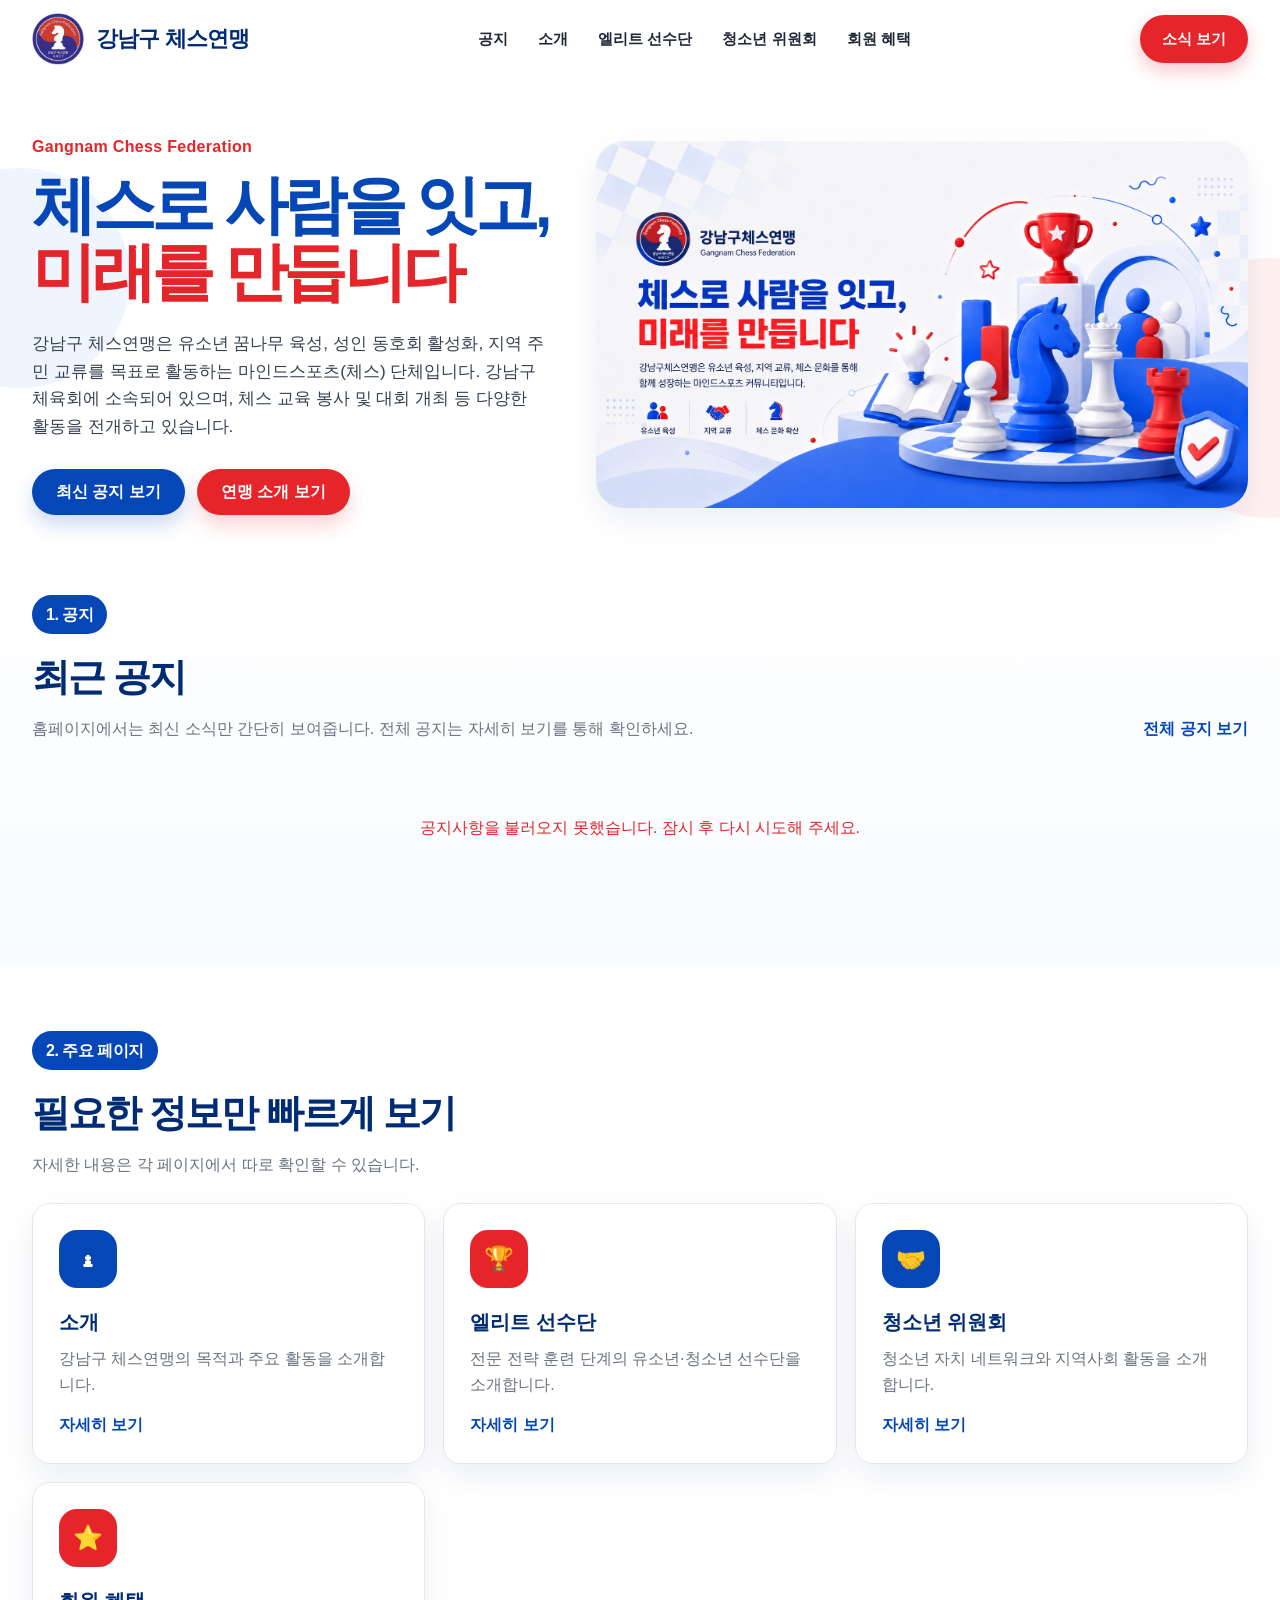
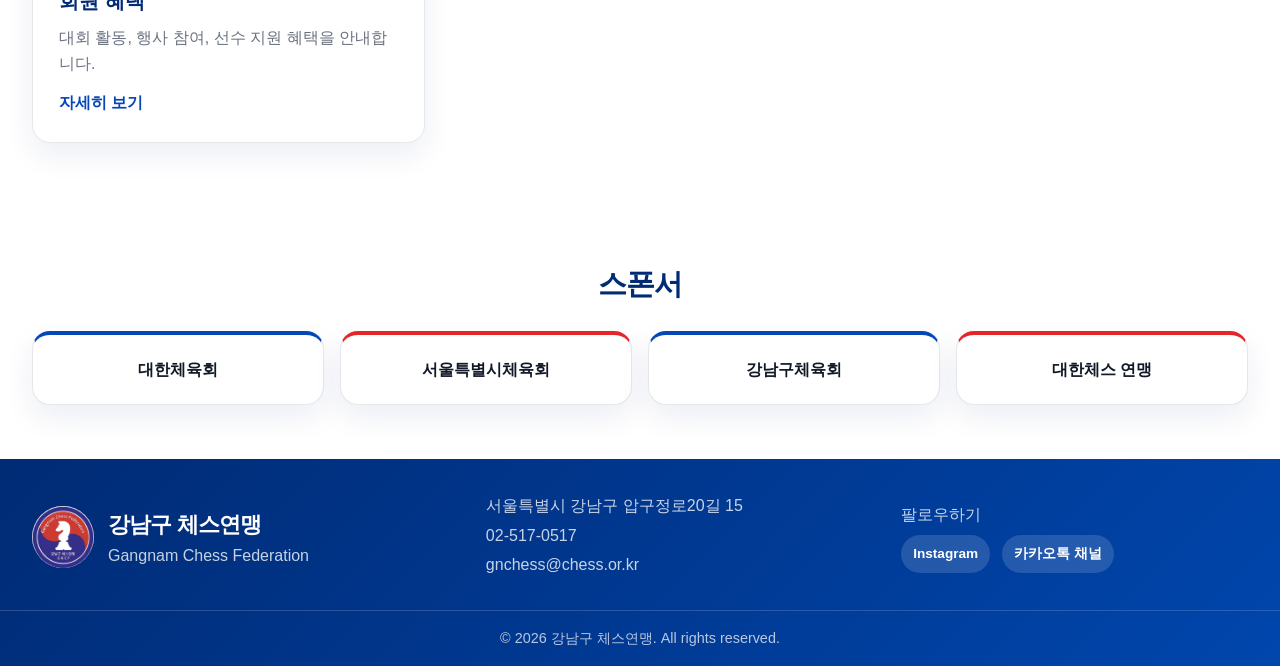
<file: index.html>
<!DOCTYPE html>
<html lang="ko">
<head>
  <meta charset="UTF-8" />

  <meta
    name="viewport"
    content="width=device-width, initial-scale=1.0"
  />

  <title>강남구 체스연맹</title>

  <link rel="stylesheet" href="style.css" />

  <script defer src="script.js"></script>
</head>

<body class="home-page">
  <div id="site-header"></div>

  <main>
    <section id="home" class="home">
      <div class="container home-inner">
        <div class="home-text">
          <p class="eyebrow">
            Gangnam Chess Federation
          </p>

          <h1>
            체스로 사람을 잇고,<br />
            <span>미래를 만듭니다</span>
          </h1>

          <p class="home-description">
            강남구 체스연맹은 유소년 꿈나무 육성, 성인 동호회 활성화,
            지역 주민 교류를 목표로 활동하는 마인드스포츠(체스) 단체입니다.
            강남구체육회에 소속되어 있으며, 체스 교육 봉사 및 대회 개최 등
            다양한 활동을 전개하고 있습니다.
          </p>

          <div class="home-buttons">
            <a
              href="#latest-notice"
              class="btn btn-blue"
            >
              최신 공지 보기
            </a>

            <a
              href="about.html"
              class="btn btn-red"
            >
              연맹 소개 보기
            </a>
          </div>
        </div>

        <div class="home-image">
          <img
            src="images/first_page.jpg"
            alt="체스 활동 대표 사진"
          />
        </div>
      </div>
    </section>

    <section
      id="latest-notice"
      class="section notice-section"
    >
      <div class="container">
        <div class="section-header">
          <div>
            <p class="section-number">
              1. 공지
            </p>

            <h2>최근 공지</h2>

            <p class="section-description">
              홈페이지에서는 최신 소식만 간단히 보여줍니다.
              전체 공지는 자세히 보기를 통해 확인하세요.
            </p>
          </div>

          <a
            href="notice.html"
            class="more-link"
          >
            전체 공지 보기
          </a>
        </div>

        <div
          class="notice-scroll"
          id="notice-list"
          aria-live="polite"
        >
          <p class="notice-loading">
            공지사항을 불러오는 중입니다.
          </p>
        </div>
      </div>
    </section>

    <section class="section about-section">
      <div class="container">
        <div class="section-header">
          <div>
            <p class="section-number">
              2. 주요 페이지
            </p>

            <h2>
              필요한 정보만 빠르게 보기
            </h2>

            <p class="section-description">
              자세한 내용은 각 페이지에서 따로 확인할 수 있습니다.
            </p>
          </div>
        </div>

        <div class="benefit-grid">
          <article class="benefit-card">
            <div class="benefit-icon blue">
              ♟
            </div>

            <h3>소개</h3>

            <p>
              강남구 체스연맹의 목적과 주요 활동을 소개합니다.
            </p>

            <a href="about.html" class="text-link">
              자세히 보기
            </a>
          </article>

          <article class="benefit-card">
            <div class="benefit-icon red">
              🏆
            </div>

            <h3>엘리트 선수단</h3>

            <p>
              전문 전략 훈련 단계의 유소년·청소년 선수단을 소개합니다.
            </p>

            <a href="elite.html" class="text-link">
              자세히 보기
            </a>
          </article>

          <article class="benefit-card">
            <div class="benefit-icon blue">
              🤝
            </div>

            <h3>청소년 위원회</h3>

            <p>
              청소년 자치 네트워크와 지역사회 활동을 소개합니다.
            </p>

            <a href="youth.html" class="text-link">
              자세히 보기
            </a>
          </article>

          <article class="benefit-card">
            <div class="benefit-icon red">
              ⭐
            </div>

            <h3>회원 혜택</h3>

            <p>
              대회 활동, 행사 참여, 선수 지원 혜택을 안내합니다.
            </p>

            <a href="benefits.html" class="text-link">
              자세히 보기
            </a>
          </article>
        </div>
      </div>
    </section>

    <section class="sponsors-section">
      <div class="container">
        <h2>스폰서</h2>

        <div class="sponsor-grid">
          <div class="sponsor-card">
            대한체육회
          </div>

          <div class="sponsor-card">
            서울특별시체육회
          </div>

          <div class="sponsor-card">
            강남구체육회
          </div>

          <div class="sponsor-card">
            대한체스 연맹
          </div>
        </div>
      </div>
    </section>
  </main>

  <div id="site-footer"></div>
</body>
</html>
</file>
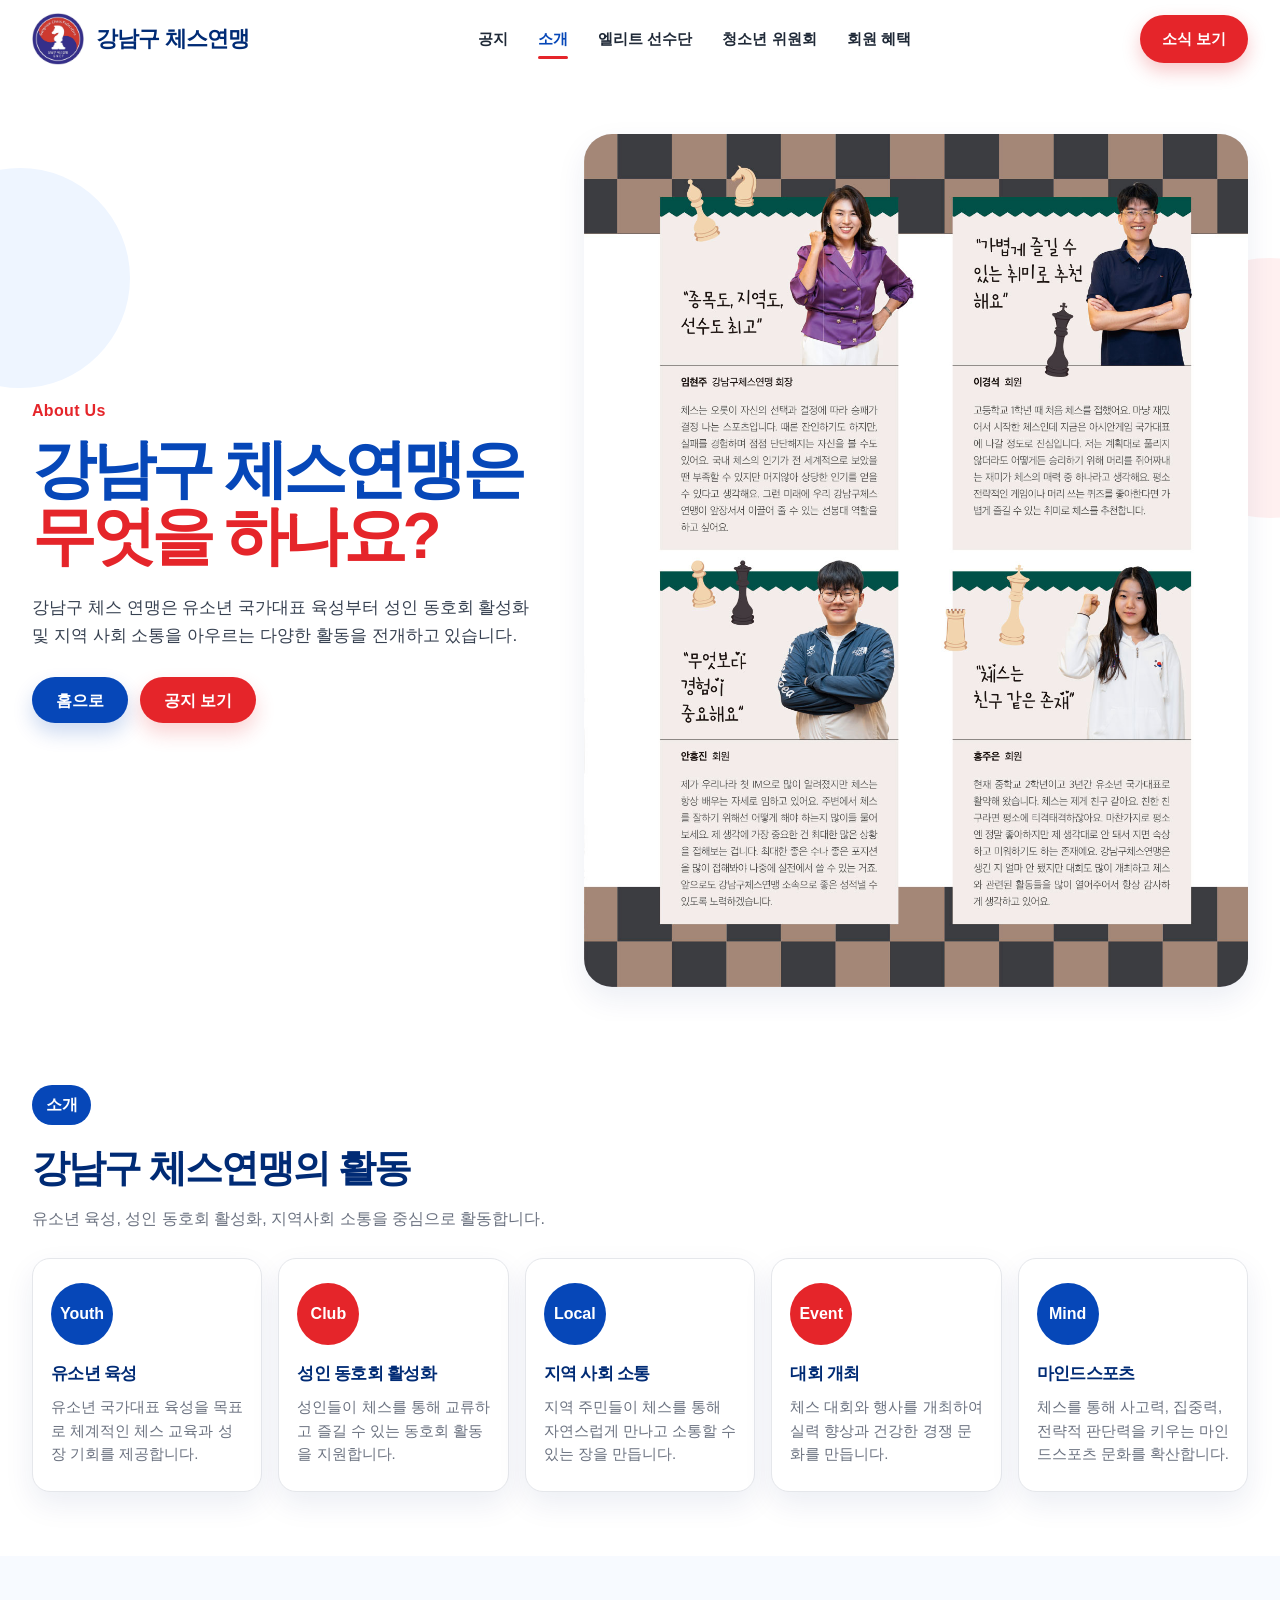
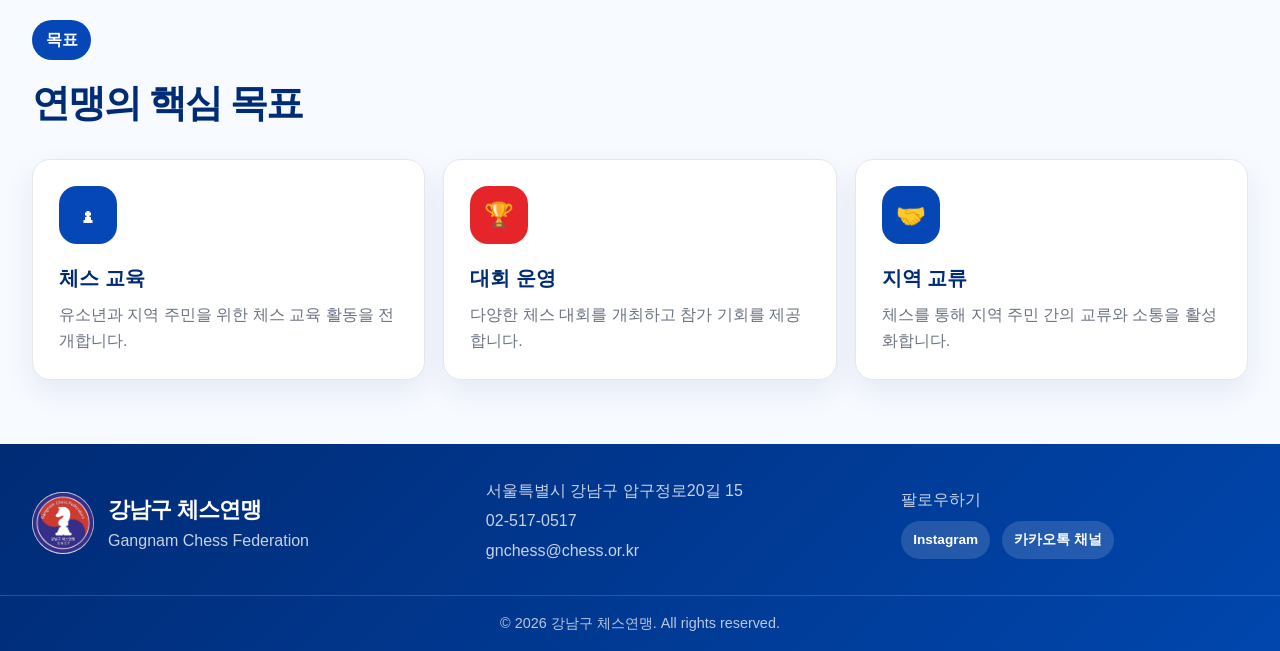
<file: about.html>
<!DOCTYPE html>
<html lang="ko">
<head>
  <meta charset="UTF-8" />
  <meta name="viewport" content="width=device-width, initial-scale=1.0" />

  <title>소개 | 강남구 체스연맹</title>

  <link rel="stylesheet" href="style.css" />
  <script defer src="script.js"></script>
</head>

<body>
  <header class="header">
    <div class="container header-inner">
      <a href="index.html" class="logo-area">
        <img src="images/logo.png" alt="강남구 체스연맹 로고" class="logo" />
        <span class="site-title">강남구 체스연맹</span>
      </a>

      <nav class="nav">
        <a href="notice.html">공지</a>
        <a href="about.html" class="active">소개</a>
        <a href="elite.html">엘리트 선수단</a>
        <a href="youth.html">청소년 위원회</a>
        <a href="benefits.html">회원 혜택</a>
      </nav>

      <a href="notice.html" class="header-btn">소식 보기</a>
    </div>
  </header>

  <main>
    <section class="home">
      <div class="container home-inner">
        <div class="home-text">
          <p class="eyebrow">About Us</p>

          <h1>
            강남구 체스연맹은<br />
            <span>무엇을 하나요?</span>
          </h1>

          <p class="home-description">
            강남구 체스 연맹은 유소년 국가대표 육성부터 성인 동호회 활성화 및
            지역 사회 소통을 아우르는 다양한 활동을 전개하고 있습니다.
          </p>

          <div class="home-buttons">
            <a href="index.html" class="btn btn-blue">홈으로</a>
            <a href="notice.html" class="btn btn-red">공지 보기</a>
          </div>
        </div>

        <div class="home-image about-home-image">
          <img src="images/info.jpg" alt="강남구 체스 연맹 소개 사진" />
        </div>
      </div>
    </section>

    <section class="section about-section">
      <div class="container">
        <div class="section-header">
          <div>
            <p class="section-number">소개</p>
            <h2>강남구 체스연맹의 활동</h2>
            <p class="section-description">
              유소년 육성, 성인 동호회 활성화, 지역사회 소통을 중심으로 활동합니다.
            </p>
          </div>
        </div>

        <div class="about-grid">
          <article class="about-card">
            <div class="icon-circle blue">Youth</div>
            <h3>유소년 육성</h3>
            <p>
              유소년 국가대표 육성을 목표로 체계적인 체스 교육과 성장 기회를 제공합니다.
            </p>
          </article>

          <article class="about-card">
            <div class="icon-circle red">Club</div>
            <h3>성인 동호회 활성화</h3>
            <p>
              성인들이 체스를 통해 교류하고 즐길 수 있는 동호회 활동을 지원합니다.
            </p>
          </article>

          <article class="about-card">
            <div class="icon-circle blue">Local</div>
            <h3>지역 사회 소통</h3>
            <p>
              지역 주민들이 체스를 통해 자연스럽게 만나고 소통할 수 있는 장을 만듭니다.
            </p>
          </article>

          <article class="about-card">
            <div class="icon-circle red">Event</div>
            <h3>대회 개최</h3>
            <p>
              체스 대회와 행사를 개최하여 실력 향상과 건강한 경쟁 문화를 만듭니다.
            </p>
          </article>

          <article class="about-card">
            <div class="icon-circle blue">Mind</div>
            <h3>마인드스포츠</h3>
            <p>
              체스를 통해 사고력, 집중력, 전략적 판단력을 키우는 마인드스포츠 문화를 확산합니다.
            </p>
          </article>
        </div>
      </div>
    </section>

    <section class="section benefits-section">
      <div class="container">
        <div class="section-header">
          <div>
            <p class="section-number">목표</p>
            <h2>연맹의 핵심 목표</h2>
          </div>
        </div>

        <div class="benefit-grid">
          <article class="benefit-card">
            <div class="benefit-icon blue">♟</div>
            <h3>체스 교육</h3>
            <p>유소년과 지역 주민을 위한 체스 교육 활동을 전개합니다.</p>
          </article>

          <article class="benefit-card">
            <div class="benefit-icon red">🏆</div>
            <h3>대회 운영</h3>
            <p>다양한 체스 대회를 개최하고 참가 기회를 제공합니다.</p>
          </article>

          <article class="benefit-card">
            <div class="benefit-icon blue">🤝</div>
            <h3>지역 교류</h3>
            <p>체스를 통해 지역 주민 간의 교류와 소통을 활성화합니다.</p>
          </article>
        </div>
      </div>
    </section>
  </main>

  <footer class="footer">
    <div class="container footer-inner">
      <div class="footer-brand">
        <img src="images/logo.png" alt="강남구 체스연맹 로고" />
        <div>
          <h2>강남구 체스연맹</h2>
          <p>Gangnam Chess Federation</p>
        </div>
      </div>

     <div class="footer-info">
        <p>서울특별시 강남구 압구정로20길 15</p>
        <p>02-517-0517</p>
        <p>gnchess@chess.or.kr</p>
      </div>

      <div class="footer-social">
        <p>팔로우하기</p>
        <div>
          <a
            href="https://www.instagram.com/gangnamgu_chess_federation/"
            target="_blank"
            rel="noopener noreferrer"
          >
            Instagram
          </a>

          <a
            href="https://pf.kakao.com/_JBQDG"
            target="_blank"
            rel="noopener noreferrer"
          >
            카카오톡 채널
          </a>
        </div>
      </div>
    </div>

    <div class="footer-bottom">
      <p>© 2024 강남구 체스연맹. All rights reserved.</p>
    </div>
  </footer>
</body>
</html>
</file>
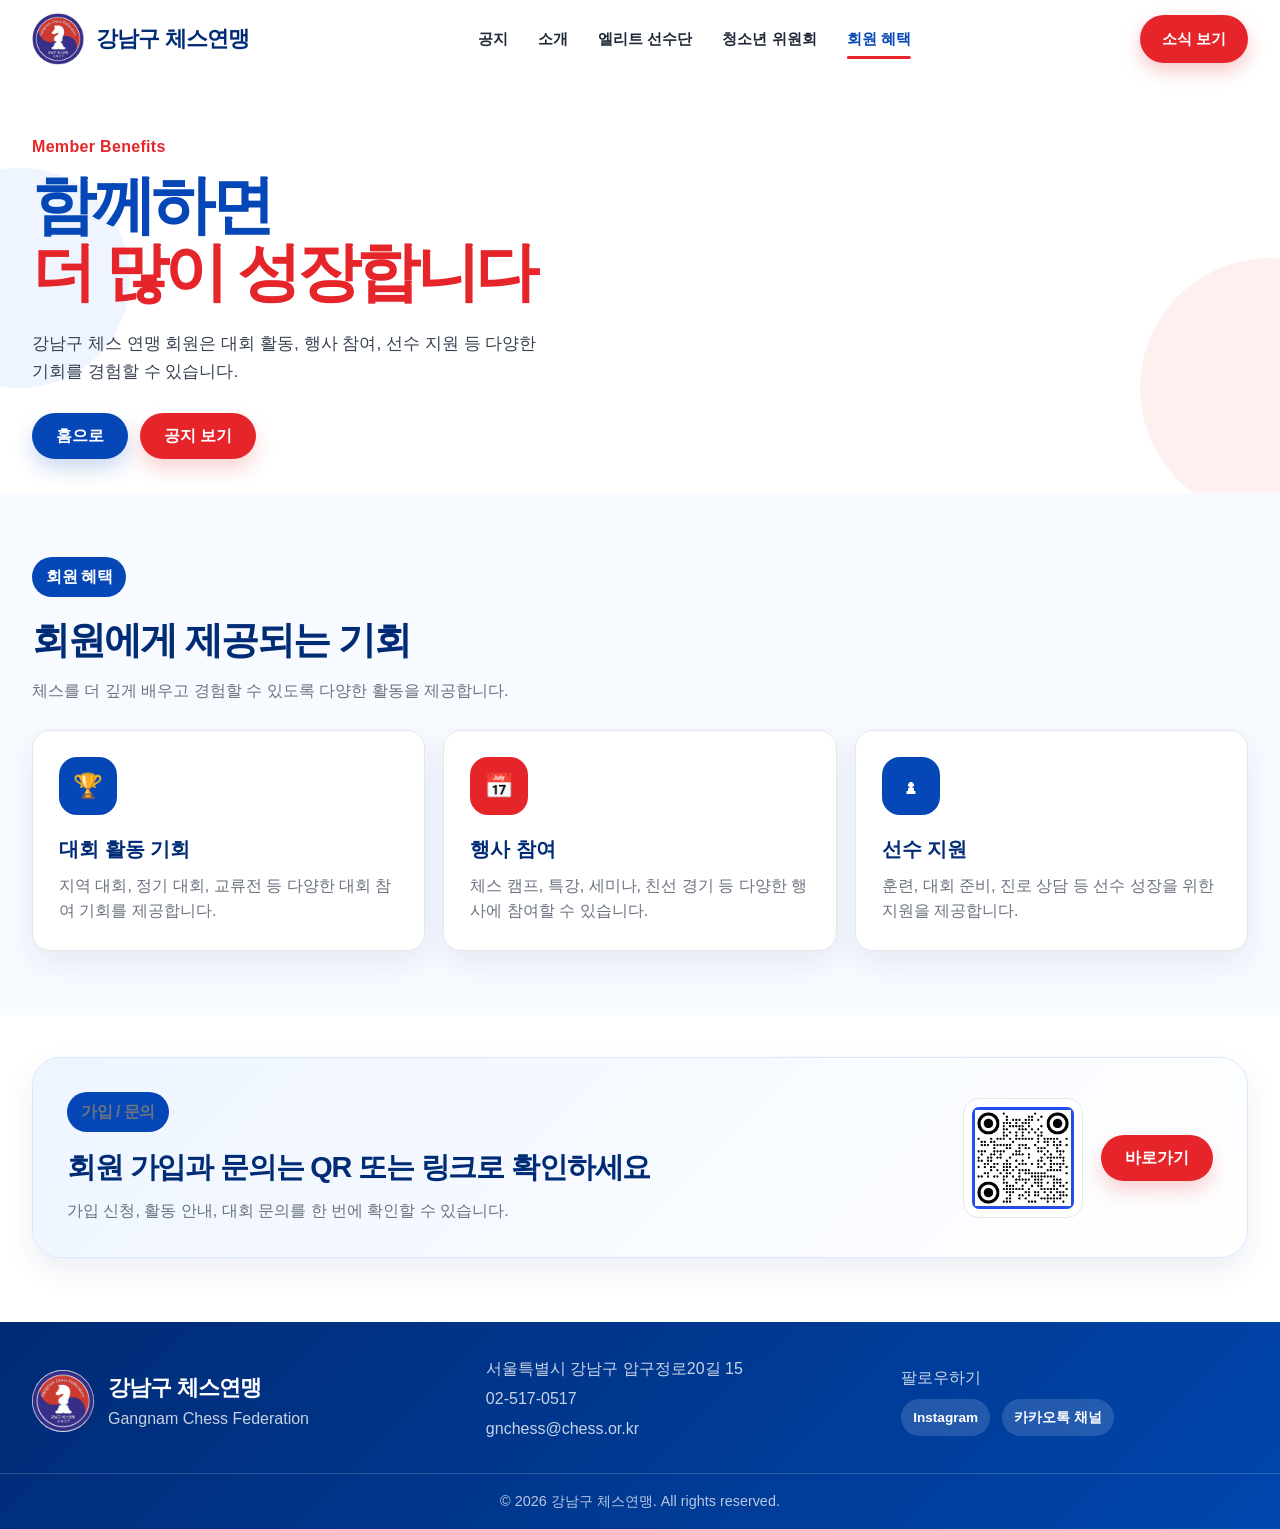
<file: benefits.html>
<!DOCTYPE html>
<html lang="ko">
<head>
  <meta charset="UTF-8" />
  <meta name="viewport" content="width=device-width, initial-scale=1.0" />

  <title>회원 혜택 | 강남구 체스 연맹</title>

  <link rel="stylesheet" href="style.css" />
  <script defer src="script.js"></script>
</head>

<body>
  <header class="header">
    <div class="container header-inner">
      <a href="index.html" class="logo-area">
        <img src="images/logo.png" alt="강남구 체스 연맹 로고" class="logo" />
        <span class="site-title">강남구 체스연맹</span>
      </a>

      <nav class="nav">
        <a href="notice.html">공지</a>
        <a href="about.html">소개</a>
        <a href="elite.html">엘리트 선수단</a>
        <a href="youth.html">청소년 위원회</a>
        <a href="benefits.html" class="active">회원 혜택</a>
      </nav>

      <a href="notice.html" class="header-btn">소식 보기</a>
    </div>
  </header>

  <main>
    <section class="home">
      <div class="container home-inner">
        <div class="home-text">
          <p class="eyebrow">Member Benefits</p>

          <h1>
            함께하면<br />
            <span>더 많이 성장합니다</span>
          </h1>

          <p class="home-description">
            강남구 체스 연맹 회원은 대회 활동, 행사 참여, 선수 지원 등 다양한 기회를 경험할 수 있습니다.
          </p>

          <div class="home-buttons">
            <a href="index.html" class="btn btn-blue">홈으로</a>
            <a href="notice.html" class="btn btn-red">공지 보기</a>
          </div>
        </div>
      </div>
    </section>

    <section class="section benefits-section">
      <div class="container">
        <div class="section-header">
          <div>
            <p class="section-number">회원 혜택</p>
            <h2>회원에게 제공되는 기회</h2>
            <p class="section-description">
              체스를 더 깊게 배우고 경험할 수 있도록 다양한 활동을 제공합니다.
            </p>
          </div>
        </div>

        <div class="benefit-grid">
          <article class="benefit-card">
            <div class="benefit-icon blue">🏆</div>
            <h3>대회 활동 기회</h3>
            <p>
              지역 대회, 정기 대회, 교류전 등 다양한 대회 참여 기회를 제공합니다.
            </p>
          </article>

          <article class="benefit-card">
            <div class="benefit-icon red">📅</div>
            <h3>행사 참여</h3>
            <p>
              체스 캠프, 특강, 세미나, 친선 경기 등 다양한 행사에 참여할 수 있습니다.
            </p>
          </article>

          <article class="benefit-card">
            <div class="benefit-icon blue">♟</div>
            <h3>선수 지원</h3>
            <p>
              훈련, 대회 준비, 진로 상담 등 선수 성장을 위한 지원을 제공합니다.
            </p>
          </article>
        </div>
      </div>
    </section>

    <section class="section qr-section">
      <div class="container qr-box">
        <div>
          <p class="section-number">가입 / 문의</p>
          <h2>회원 가입과 문의는 QR 또는 링크로 확인하세요</h2>
          <p>
            가입 신청, 활동 안내, 대회 문의를 한 번에 확인할 수 있습니다.
          </p>
        </div>

        <div class="qr-content">
          <a
            href="https://docs.google.com/forms/d/1FwGyWBjPqGtPLQzRYVCNHKaUeDyPtnLVqBhBgvRC6gA/viewform?edit_requested=true"
            target="_blank"
            rel="noopener noreferrer"
            aria-label="회원 가입 및 문의 페이지 열기"
          >
            <img
              src="images/QR.jpg"
              alt="회원 가입 및 문의 QR 코드"
              class="qr-image"
              width="260"
              height="260"
              loading="lazy"
            />
          </a>

          <a
            href="https://docs.google.com/forms/d/1FwGyWBjPqGtPLQzRYVCNHKaUeDyPtnLVqBhBgvRC6gA/viewform?edit_requested=true"
            class="btn btn-red"
            target="_blank"
            rel="noopener noreferrer"
          >
            바로가기
          </a>
        </div>
      </div>
    </section>
  </main>

  <footer class="footer">
    <div class="container footer-inner">
      <div class="footer-brand">
        <img src="images/logo.png" alt="강남구 체스 연맹 로고" />
        <div>
          <h2>강남구 체스 연맹</h2>
          <p>Gangnam Chess Federation</p>
        </div>
      </div>

      <div class="footer-info">
        <p>서울특별시 강남구 압구정로20길 15</p>
        <p>02-517-0517</p>
        <p>gnchess@chess.or.kr</p>
      </div>

      <div class="footer-social">
        <p>팔로우하기</p>
        <div>
          <a
            href="https://www.instagram.com/gangnamgu_chess_federation/"
            target="_blank"
            rel="noopener noreferrer"
          >
            Instagram
          </a>

          <a
            href="https://pf.kakao.com/_JBQDG"
            target="_blank"
            rel="noopener noreferrer"
          >
            카카오톡 채널
          </a>
        </div>
      </div>
    </div>

    <div class="footer-bottom">
      <p>© 2024 강남구 체스 연맹. All rights reserved.</p>
    </div>
  </footer>
</body>
</html>
</file>
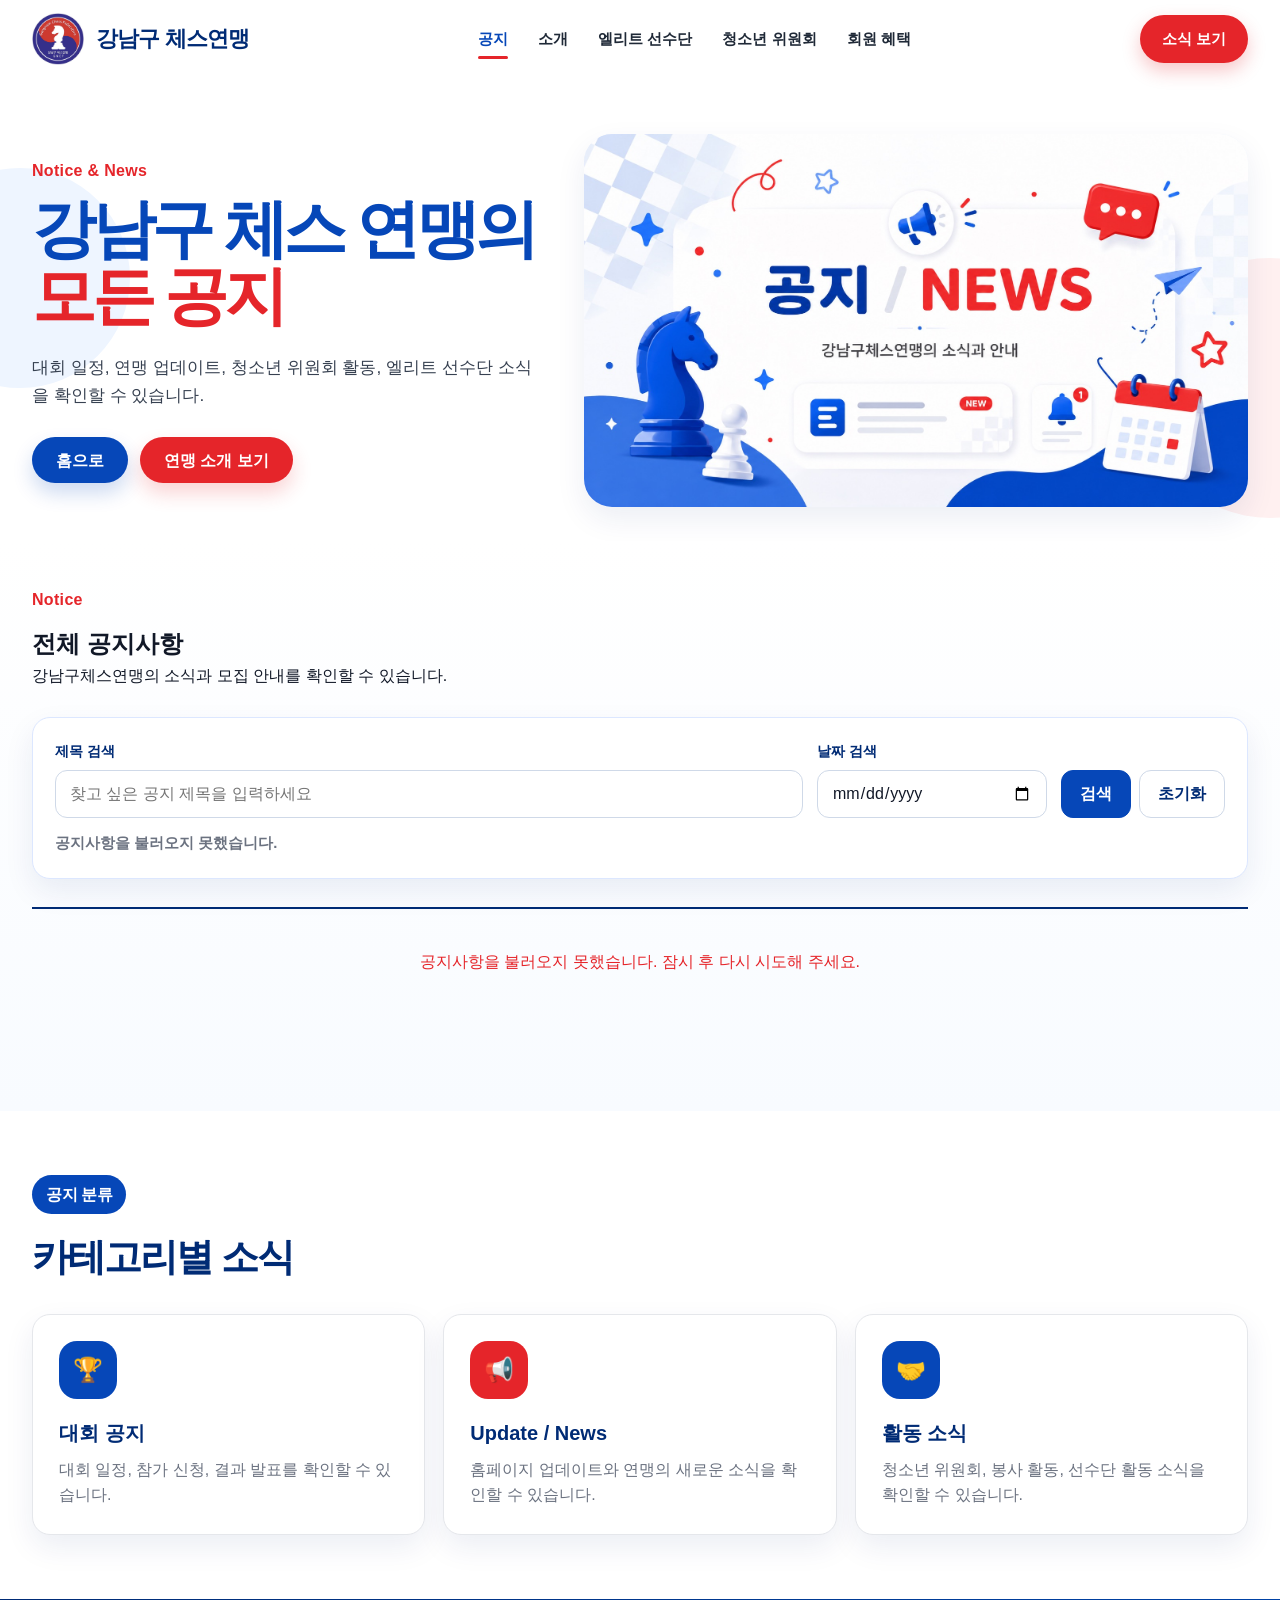
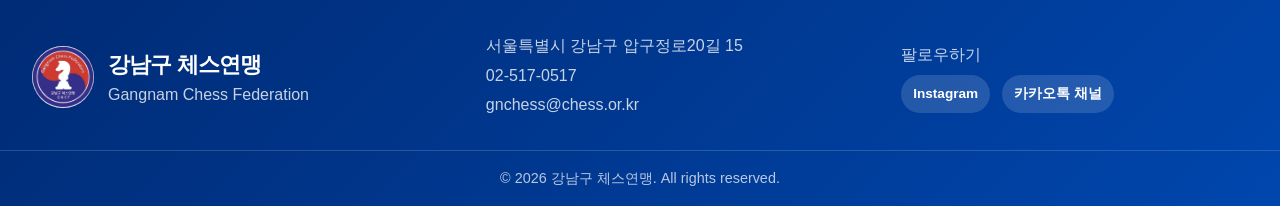
<file: notice.html>
<!DOCTYPE html>
<html lang="ko">
<head>
  <meta charset="UTF-8" />
  <meta name="viewport" content="width=device-width, initial-scale=1.0" />

  <title>공지 | 강남구 체스 연맹</title>

  <link rel="stylesheet" href="style.css" />
  <script defer src="script.js"></script>
</head>

<body class="notice-page">
  <header class="header">
    <div class="container header-inner">
      <a href="index.html" class="logo-area">
        <img
          src="images/logo.png"
          alt="강남구 체스 연맹 로고"
          class="logo"
        />
        <span class="site-title">강남구 체스연맹</span>
      </a>

      <nav class="nav">
        <a href="notice.html" class="active">공지</a>
        <a href="about.html">소개</a>
        <a href="elite.html">엘리트 선수단</a>
        <a href="youth.html">청소년 위원회</a>
        <a href="benefits.html">회원 혜택</a>
      </nav>

      <a href="index.html" class="header-btn">홈으로</a>
    </div>
  </header>

  <main>
    <section class="home">
      <div class="container home-inner">
        <div class="home-text">
          <p class="eyebrow">Notice & News</p>

          <h1>
            강남구 체스 연맹의<br />
            <span>모든 공지</span>
          </h1>

          <p class="home-description">
            대회 일정, 연맹 업데이트, 청소년 위원회 활동,
            엘리트 선수단 소식을 확인할 수 있습니다.
          </p>

          <div class="home-buttons">
            <a href="index.html" class="btn btn-blue">
              홈으로
            </a>

            <a href="about.html" class="btn btn-red">
              연맹 소개 보기
            </a>
          </div>
        </div>

        <div class="home-image">
          <img
            src="images/notices.jpg"
            alt="공지 페이지 대표 사진"
          />
        </div>
      </div>
    </section>

    <section class="section notice-section">
      <div class="container">
        <div class="section-heading">
          <p class="eyebrow">Notice</p>
          <h1>전체 공지사항</h1>
          <p>
            강남구체스연맹의 소식과 모집 안내를 확인할 수 있습니다.
          </p>
        </div>

        <form
          id="notice-search-form"
          class="notice-search"
          role="search"
        >
          <div class="notice-search-fields">
            <div class="notice-search-field">
              <label for="notice-title-search">
                제목 검색
              </label>

              <input
                id="notice-title-search"
                name="title"
                type="search"
                placeholder="찾고 싶은 공지 제목을 입력하세요"
                autocomplete="off"
              />
            </div>

            <div class="notice-search-field">
              <label for="notice-date-search">
                날짜 검색
              </label>

              <input
                id="notice-date-search"
                name="date"
                type="date"
              />
            </div>

            <div class="notice-search-actions">
              <button
                type="submit"
                class="notice-search-button"
              >
                검색
              </button>

              <button
                id="notice-search-reset"
                type="button"
                class="notice-search-reset"
              >
                초기화
              </button>
            </div>
          </div>

          <p
            id="notice-search-result"
            class="notice-search-result"
            aria-live="polite"
          >
            공지사항을 불러오는 중입니다.
          </p>
        </form>

        <div
          id="notice-list"
          class="notice-board"
          aria-live="polite"
        >
          <p class="notice-loading">
            공지사항을 불러오는 중입니다.
          </p>
        </div>

        <div
          id="notice-pagination"
          class="notice-pagination"
          aria-label="공지사항 페이지"
        ></div>
      </div>
    </section>

    <section class="section about-section">
      <div class="container">
        <div class="section-header">
          <div>
            <p class="section-number">공지 분류</p>
            <h2>카테고리별 소식</h2>
          </div>
        </div>

        <div class="benefit-grid">
          <article class="benefit-card">
            <div class="benefit-icon blue">🏆</div>
            <h3>대회 공지</h3>
            <p>
              대회 일정, 참가 신청, 결과 발표를 확인할 수 있습니다.
            </p>
          </article>

          <article class="benefit-card">
            <div class="benefit-icon red">📢</div>
            <h3>Update / News</h3>
            <p>
              홈페이지 업데이트와 연맹의 새로운 소식을 확인할 수 있습니다.
            </p>
          </article>

          <article class="benefit-card">
            <div class="benefit-icon blue">🤝</div>
            <h3>활동 소식</h3>
            <p>
              청소년 위원회, 봉사 활동, 선수단 활동 소식을 확인할 수 있습니다.
            </p>
          </article>
        </div>
      </div>
    </section>
  </main>

  <footer class="footer">
    <div class="container footer-inner">
      <div class="footer-brand">
        <img
          src="images/logo.png"
          alt="강남구 체스 연맹 로고"
        />

        <div>
          <h2>강남구 체스 연맹</h2>
          <p>Gangnam Chess Federation</p>
        </div>
      </div>

      <div class="footer-info">
        <p>서울특별시 강남구 압구정로20길 15</p>
        <p>02-517-0517</p>
        <p>gnchess@chess.or.kr</p>
      </div>

      <div class="footer-social">
        <p>팔로우하기</p>

        <div>
          <a
            href="https://www.instagram.com/gangnamgu_chess_federation/"
            target="_blank"
            rel="noopener noreferrer"
          >
            Instagram
          </a>

          <a
            href="https://pf.kakao.com/_JBQDG"
            target="_blank"
            rel="noopener noreferrer"
          >
            카카오톡 채널
          </a>
        </div>
      </div>
    </div>

    <div class="footer-bottom">
      <p>© 2024 강남구 체스 연맹. All rights reserved.</p>
    </div>
  </footer>
</body>
</html>
</file>
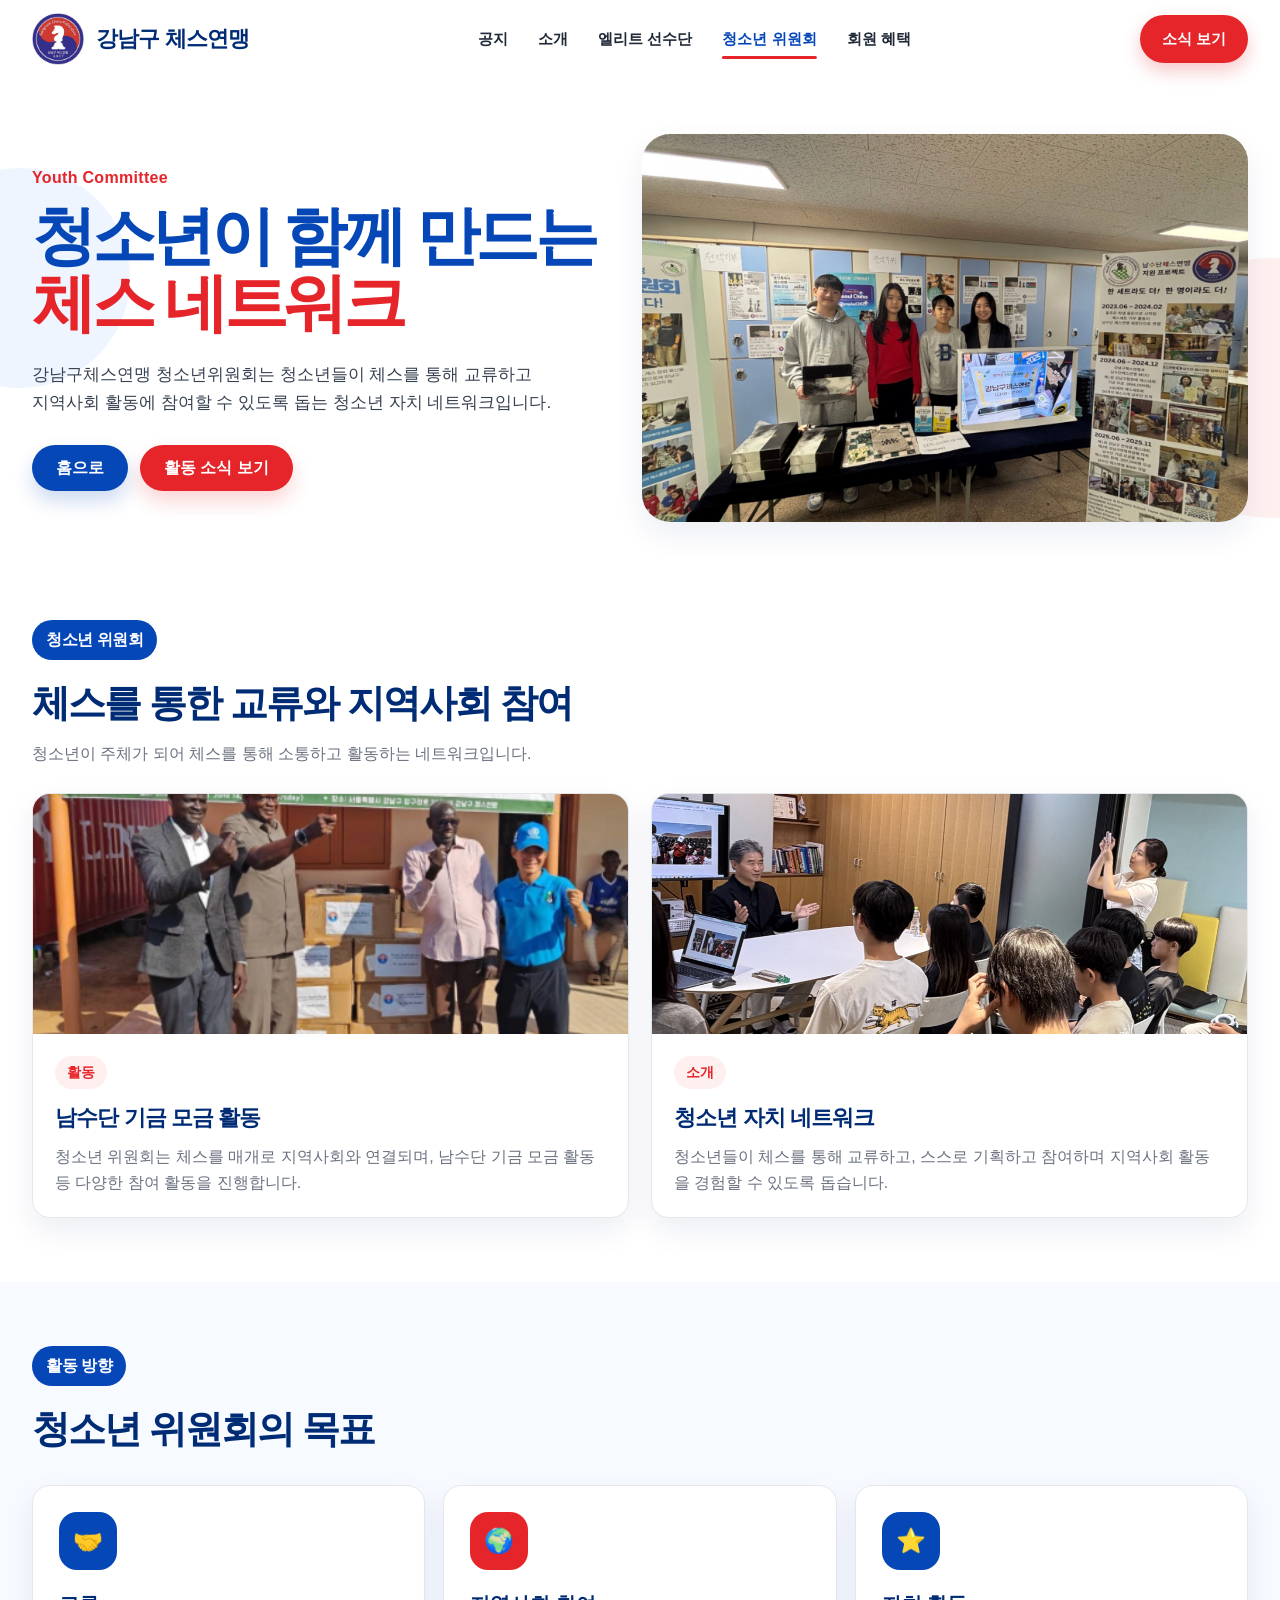
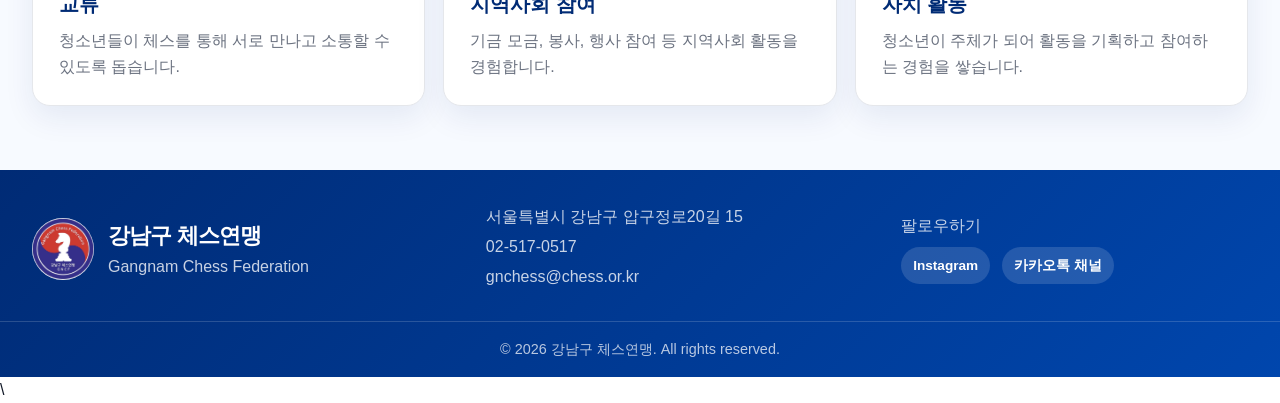
<file: youth.html>
<!DOCTYPE html>
<html lang="ko">
<head>
  <meta charset="UTF-8" />
  <meta name="viewport" content="width=device-width, initial-scale=1.0" />

  <title>청소년 위원회 | 강남구 체스연맹</title>

  <link rel="stylesheet" href="style.css" />
  <script defer src="script.js"></script>
</head>

<body>
  <header class="header">
    <div class="container header-inner">
      <a href="index.html" class="logo-area">
        <img src="images/logo.png" alt="강남구 체스연맹 로고" class="logo" />
        <span class="site-title">강남구 체스연맹</span>
      </a>

      <nav class="nav">
        <a href="notice.html">공지</a>
        <a href="about.html">소개</a>
        <a href="elite.html">엘리트 선수단</a>
        <a href="youth.html" class="active">청소년 위원회</a>
        <a href="benefits.html">회원 혜택</a>
      </nav>

      <a href="notice.html" class="header-btn">소식 보기</a>
    </div>
  </header>

  <main>
    <section class="home">
      <div class="container home-inner">
        <div class="home-text">
          <p class="eyebrow">Youth Committee</p>

          <h1>
            청소년이 함께 만드는<br />
            <span>체스 네트워크</span>
          </h1>

          <p class="home-description">
            강남구체스연맹 청소년위원회는 청소년들이 체스를 통해 교류하고
            지역사회 활동에 참여할 수 있도록 돕는 청소년 자치 네트워크입니다.
          </p>

          <div class="home-buttons">
            <a href="index.html" class="btn btn-blue">홈으로</a>
            <a href="notice.html" class="btn btn-red">활동 소식 보기</a>
          </div>
        </div>

        <div class="home-image">
          <img src="images/youth_1.jpg" alt="청소년 위원회 사진" />
        </div>
      </div>
    </section>

    <section class="section youth-section">
      <div class="container">
        <div class="section-header">
          <div>
            <p class="section-number">청소년 위원회</p>
            <h2>체스를 통한 교류와 지역사회 참여</h2>
            <p class="section-description">
              청소년이 주체가 되어 체스를 통해 소통하고 활동하는 네트워크입니다.
            </p>
          </div>
        </div>

        <div class="youth-layout">
          <article class="card youth-card">
            <img src="images/sudan.png" alt="남수단 기부 활동 사진" />
            <div class="card-content">
              <span class="mini-tag">활동</span>
              <h3>남수단 기금 모금 활동</h3>
              <p>
                청소년 위원회는 체스를 매개로 지역사회와 연결되며,
                남수단 기금 모금 활동 등 다양한 참여 활동을 진행합니다.
              </p>
            </div>
          </article>

          <article class="card youth-card">
            <img src="images/youth_2.jpg" alt="청소년 위원회 소개 사진" />
            <div class="card-content">
              <span class="mini-tag">소개</span>
              <h3>청소년 자치 네트워크</h3>
              <p>
                청소년들이 체스를 통해 교류하고, 스스로 기획하고 참여하며
                지역사회 활동을 경험할 수 있도록 돕습니다.
              </p>
            </div>
          </article>
        </div>
      </div>
    </section>

    <section class="section benefits-section">
      <div class="container">
        <div class="section-header">
          <div>
            <p class="section-number">활동 방향</p>
            <h2>청소년 위원회의 목표</h2>
          </div>
        </div>

        <div class="benefit-grid">
          <article class="benefit-card">
            <div class="benefit-icon blue">🤝</div>
            <h3>교류</h3>
            <p>청소년들이 체스를 통해 서로 만나고 소통할 수 있도록 돕습니다.</p>
          </article>

          <article class="benefit-card">
            <div class="benefit-icon red">🌍</div>
            <h3>지역사회 참여</h3>
            <p>기금 모금, 봉사, 행사 참여 등 지역사회 활동을 경험합니다.</p>
          </article>

          <article class="benefit-card">
            <div class="benefit-icon blue">⭐</div>
            <h3>자치 활동</h3>
            <p>청소년이 주체가 되어 활동을 기획하고 참여하는 경험을 쌓습니다.</p>
          </article>
        </div>
      </div>
    </section>
  </main>

  <footer class="footer">
    <div class="container footer-inner">
      <div class="footer-brand">
        <img src="images/logo.png" alt="강남구 체스연맹 로고" />
        <div>
          <h2>강남구 체스연맹</h2>
          <p>Gangnam Chess Federation</p>
        </div>
      </div>

     <div class="footer-info">
        <p>서울특별시 강남구 압구정로20길 15</p>
        <p>02-517-0517</p>
        <p>gnchess@chess.or.kr</p>
      </div>

      <div class="footer-social">
        <p>팔로우하기</p>
        <div>
          <a
            href="https://www.instagram.com/gangnamgu_chess_federation/"
            target="_blank"
            rel="noopener noreferrer"
          >
            Instagram
          </a>

          <a
            href="https://pf.kakao.com/_JBQDG"
            target="_blank"
            rel="noopener noreferrer"
          >
            카카오톡 채널
          </a>
        </div>
      </div>
    </div>

    <div class="footer-bottom">
      <p>© 2024 강남구 체스연맹. All rights reserved.</p>
    </div>
  </footer>
</body>
</html>\
</file>
<file: style.css>
/* =========================
   Gangnam Chess Federation
   style.css
========================= */

:root {
  --blue: #0647b8;
  --blue-dark: #002b75;
  --blue-soft: #eef5ff;

  --red: #e5252a;
  --red-dark: #b9161c;
  --red-soft: #fff0f0;

  --black: #111827;
  --gray: #6b7280;
  --line: #e5e7eb;
  --white: #ffffff;

  --radius-sm: 12px;
  --radius-md: 18px;
  --radius-lg: 28px;

  --shadow: 0 12px 30px rgba(0, 43, 117, 0.08);
  --shadow-hover: 0 18px 45px rgba(0, 43, 117, 0.14);
}

* {
  box-sizing: border-box;
  margin: 0;
  padding: 0;
}

html {
  scroll-behavior: smooth;
}

body {
  font-family:
    "Pretendard",
    "Noto Sans KR",
    "Apple SD Gothic Neo",
    Arial,
    sans-serif;
  color: var(--black);
  background: #ffffff;
  line-height: 1.6;
}

img {
  display: block;
  width: 100%;
}

a {
  color: inherit;
  text-decoration: none;
}

ul {
  list-style: none;
}

.container {
  width: min(1400px, calc(100% - 64px));
  margin: 0 auto;
}

.header-inner {
  min-height: 78px;
  display: flex;
  align-items: center;
  justify-content: space-between;
  gap: 28px;
}

.home-inner {
  display: grid;
  grid-template-columns:
    minmax(0, 1.15fr)
    minmax(0, 1fr);
  align-items: center;
  gap: 64px;
}

.home h1 {
  font-size: clamp(2.5rem, 5vw, 5.2rem);
  line-height: 1.05;
  letter-spacing: -0.07em;
  color: var(--blue);
  margin-bottom: 24px;
  white-space: nowrap;
}

.home-description {
  max-width: 680px;
  color: #374151;
  font-size: 1.08rem;
  margin-bottom: 28px;
}

@media (max-width: 980px) {
  .header-inner {
    height: auto;
    padding: 16px 0;
    flex-wrap: wrap;
  }

  .home-inner {
    grid-template-columns: 1fr;
    gap: 32px;
  }

  .home h1 {
    white-space: normal;
  }
}

@media (max-width: 640px) {
  .container {
    width: calc(100% - 28px);
  }
}

.logo-area {
  display: flex;
  align-items: center;
  gap: 12px;
  flex-shrink: 0;
}

.logo {
  width: 52px;
  height: 52px;
  object-fit: contain;
}

.site-title {
  font-size: 1.35rem;
  font-weight: 900;
  color: var(--blue-dark);
  letter-spacing: -0.04em;
}

.nav {
  display: flex;
  align-items: center;
  gap: 30px;
  font-size: 0.95rem;
  font-weight: 700;
  color: #1f2937;
}

.nav a {
  position: relative;
  padding: 8px 0;
  transition: 0.2s ease;
}

.nav a::after {
  content: "";
  position: absolute;
  left: 50%;
  bottom: 0;
  width: 0;
  height: 3px;
  background: var(--red);
  border-radius: 99px;
  transform: translateX(-50%);
  transition: 0.2s ease;
}

.nav a:hover,
.nav a.active {
  color: var(--blue);
}

.nav a:hover::after,
.nav a.active::after {
  width: 100%;
}

.header-btn {
  background: var(--red);
  color: var(--white);
  padding: 12px 22px;
  border-radius: 999px;
  font-size: 0.95rem;
  font-weight: 800;
  box-shadow:
    0 8px 18px
    rgba(229, 37, 42, 0.25);
  transition: 0.2s ease;
  white-space: nowrap;
}

.header-btn:hover {
  background: var(--red-dark);
  transform: translateY(-2px);
}

/* =========================
   Buttons
========================= */

.btn {
  display: inline-flex;
  align-items: center;
  justify-content: center;
  min-height: 46px;
  padding: 0 22px;
  border-radius: 999px;
  font-weight: 800;
  transition: 0.2s ease;
  border: 2px solid transparent;
}

.btn-blue {
  background: var(--blue);
  color: var(--white);
  box-shadow:
    0 10px 20px
    rgba(6, 71, 184, 0.2);
}

.btn-blue:hover {
  background: var(--blue-dark);
  transform: translateY(-2px);
}

.btn-red {
  background: var(--red);
  color: var(--white);
  box-shadow:
    0 10px 20px
    rgba(229, 37, 42, 0.2);
}

.btn-red:hover {
  background: var(--red-dark);
  transform: translateY(-2px);
}

.text-link {
  display: inline-flex;
  margin-top: 14px;
  font-weight: 800;
  color: var(--blue);
}

/* =========================
   Home
========================= */

.home {
  position: relative;
  padding: 56px 0 34px;
  overflow: hidden;
}

.home::before {
  content: "";
  position: absolute;
  top: 90px;
  left: -90px;
  width: 220px;
  height: 220px;
  background: var(--blue-soft);
  border-radius: 50%;
  z-index: -1;
}

.home::after {
  content: "";
  position: absolute;
  right: -120px;
  top: 180px;
  width: 260px;
  height: 260px;
  background: var(--red-soft);
  border-radius: 50%;
  z-index: -1;
}

.home-inner {
  display: grid;
  grid-template-columns:
    0.95fr
    1.25fr;
  align-items: center;
  gap: 48px;
}

.eyebrow {
  color: var(--red);
  font-weight: 900;
  margin-bottom: 12px;
  letter-spacing: 0.02em;
}

.home h1 {
  font-size: clamp(2.5rem, 5vw, 5.2rem);
  line-height: 1.05;
  letter-spacing: -0.07em;
  color: var(--blue);
  margin-bottom: 24px;
}

.home h1 span {
  color: var(--red);
}

.home-description {
  max-width: 520px;
  color: #374151;
  font-size: 1.08rem;
  margin-bottom: 28px;
}

.home-buttons {
  display: flex;
  gap: 12px;
  flex-wrap: wrap;
}

.home-image {
  border-radius: var(--radius-lg);
  overflow: hidden;
  box-shadow: var(--shadow);
  min-height: 320px;
  background: var(--blue-soft);
}

.home-image img {
  height: 100%;
  min-height: 320px;
  object-fit: cover;
}

/* =========================
   Section Common
========================= */

.section {
  padding: 64px 0;
}

.section-header {
  display: flex;
  justify-content: space-between;
  align-items: end;
  gap: 24px;
  margin-bottom: 26px;
}

.section-number {
  display: inline-flex;
  align-items: center;
  padding: 7px 14px;
  margin-bottom: 12px;
  background: var(--blue);
  color: var(--white);
  border-radius: 999px;
  font-weight: 900;
  letter-spacing: -0.03em;
}

.section-header h2 {
  font-size: clamp(1.7rem, 3vw, 2.4rem);
  color: var(--blue-dark);
  letter-spacing: -0.05em;
}

.section-description {
  color: var(--gray);
  margin-top: 8px;
}

.more-link {
  font-weight: 800;
  color: var(--blue);
  white-space: nowrap;
}

/* =========================
   Notice First
========================= */

.notice-section {
  background:
    linear-gradient(
      180deg,
      #ffffff 0%,
      #f8fbff 100%
    );
  padding-top: 46px;
}

.notice-scroll {
  display: flex;
  gap: 18px;
  overflow-x: auto;
  overflow-y: hidden;
  padding: 8px 4px 22px;
  scroll-snap-type: x proximity;
  cursor: grab;
}

.notice-scroll:active {
  cursor: grabbing;
}

.home-page .notice-scroll::-webkit-scrollbar {
  height: 15px;
}

.home-page .notice-scroll::-webkit-scrollbar-track {
  background: #edf2ff;
  border-radius: 999px;
}

.home-page .notice-scroll::-webkit-scrollbar-thumb {
  background: var(--blue);
  border: 3px solid #edf2ff;
  border-radius: 999px;
}

.home-page .notice-scroll::-webkit-scrollbar-thumb:hover {
  background: var(--blue-dark);
}

.notice-scroll::-webkit-scrollbar-track {
  background: #edf2ff;
  border-radius: 999px;
}

.notice-scroll::-webkit-scrollbar-thumb {
  background: var(--blue);
  border-radius: 999px;
}

.notice-card {
  min-width: 320px;
  max-width: 320px;
  scroll-snap-align: start;
  background: var(--white);
  border: 1px solid #dce7ff;
  border-radius: var(--radius-md);
  padding: 24px;
  box-shadow: var(--shadow);
  transition: 0.2s ease;
}

.notice-card:hover {
  transform: translateY(-5px);
  box-shadow: var(--shadow-hover);
}

.notice-card.highlight {
  background:
    linear-gradient(
      135deg,
      var(--blue) 0%,
      var(--blue-dark) 100%
    );
  color: var(--white);
  border-color: var(--blue);
}

.notice-card.highlight p,
.notice-card.highlight .notice-meta {
  color: rgba(255, 255, 255, 0.82);
}

.notice-tag {
  display: inline-flex;
  margin-bottom: 14px;
  padding: 6px 12px;
  background: var(--red);
  color: var(--white);
  border-radius: 999px;
  font-size: 0.8rem;
  font-weight: 900;
}

.notice-card h3 {
  font-size: 1.2rem;
  letter-spacing: -0.04em;
  margin-bottom: 10px;
}

.notice-card p {
  color: var(--gray);
  font-size: 0.95rem;
  min-height: 72px;
}

.notice-meta {
  display: flex;
  justify-content: space-between;
  align-items: center;
  margin-top: 18px;
  color: var(--gray);
  font-size: 0.9rem;
}

.notice-meta a {
  color: var(--red);
  font-weight: 900;
}

/* =========================
   About
========================= */

.about-section {
  background: var(--white);
}

.about-grid {
  display: grid;
  grid-template-columns:
    repeat(5, 1fr);
  gap: 16px;
}

.about-card {
  background: var(--white);
  border: 1px solid var(--line);
  border-radius: var(--radius-md);
  padding: 24px 18px;
  box-shadow: var(--shadow);
  transition: 0.2s ease;
}

.about-card:hover {
  transform: translateY(-5px);
  border-color: #bed3ff;
}

.icon-circle {
  width: 62px;
  height: 62px;
  display: grid;
  place-items: center;
  margin-bottom: 16px;
  border-radius: 50%;
  color: var(--white);
  font-weight: 900;
}

.icon-circle.blue {
  background: var(--blue);
}

.icon-circle.red {
  background: var(--red);
}

.about-card h3 {
  font-size: 1.05rem;
  color: var(--blue-dark);
  margin-bottom: 8px;
  letter-spacing: -0.04em;
}

.about-card p {
  color: var(--gray);
  font-size: 0.93rem;
}

/* =========================
   Elite
========================= */

.elite-section {
  background: #f7faff;
}

.elite-layout {
  display: grid;
  grid-template-columns:
    0.9fr
    1.1fr;
  gap: 22px;
}

.card {
  background: var(--white);
  border: 1px solid var(--line);
  border-radius: var(--radius-md);
  overflow: hidden;
  box-shadow: var(--shadow);
}

.elite-intro img {
  height: 250px;
  object-fit: cover;
}

.card-content {
  padding: 22px;
}

.card-content h3 {
  color: var(--blue-dark);
  font-size: 1.35rem;
  margin-bottom: 8px;
  letter-spacing: -0.04em;
}

.card-content p {
  color: var(--gray);
}

.record-box {
  padding: 24px;
}

.record-box h3 {
  color: var(--blue-dark);
  font-size: 1.35rem;
  margin-bottom: 18px;
}

.record-grid {
  display: grid;
  grid-template-columns:
    repeat(3, 1fr);
  gap: 14px;
}

.record-card {
  border: 1px solid #dce7ff;
  border-radius: var(--radius-md);
  padding: 20px;
  background:
    linear-gradient(
      180deg,
      #ffffff 0%,
      #f7faff 100%
    );
}

.record-card h4 {
  color: var(--blue);
  font-size: 1.1rem;
  margin-bottom: 12px;
}

.record-card li {
  color: var(--gray);
  font-size: 0.92rem;
  margin-bottom: 6px;
}

.record-card:nth-child(2) h4 {
  color: var(--red);
}

/* =========================
   Youth
========================= */

.youth-section {
  background: var(--white);
}

.youth-layout {
  display: grid;
  grid-template-columns:
    repeat(2, 1fr);
  gap: 22px;
}

.youth-card img {
  height: 240px;
  object-fit: cover;
}

.mini-tag {
  display: inline-flex;
  padding: 6px 12px;
  background: var(--red-soft);
  color: var(--red);
  border-radius: 999px;
  font-size: 0.85rem;
  font-weight: 900;
  margin-bottom: 12px;
}

/* =========================
   Benefits
========================= */

.benefits-section {
  background: #f7faff;
}

.benefit-grid {
  display: grid;
  grid-template-columns:
    repeat(3, 1fr);
  gap: 18px;
}

.benefit-card {
  background: var(--white);
  border: 1px solid var(--line);
  border-radius: var(--radius-md);
  padding: 26px;
  box-shadow: var(--shadow);
  transition: 0.2s ease;
}

.benefit-card:hover {
  transform: translateY(-5px);
  box-shadow: var(--shadow-hover);
}

.benefit-icon {
  width: 58px;
  height: 58px;
  display: grid;
  place-items: center;
  border-radius: 18px;
  color: var(--white);
  font-size: 1.5rem;
  margin-bottom: 18px;
}

.benefit-icon.blue {
  background: var(--blue);
}

.benefit-icon.red {
  background: var(--red);
}

.benefit-card h3 {
  color: var(--blue-dark);
  font-size: 1.25rem;
  margin-bottom: 8px;
}

.benefit-card p {
  color: var(--gray);
}

/* =========================
   QR
========================= */

.qr-section {
  padding-top: 42px;
  background: var(--white);
}

.qr-box {
  display: flex;
  align-items: center;
  justify-content: space-between;
  gap: 30px;
  background:
    linear-gradient(
      135deg,
      var(--blue-soft),
      #ffffff
    );
  border: 1px solid #dce7ff;
  border-radius: var(--radius-lg);
  padding: 34px;
  box-shadow: var(--shadow);
}

.qr-box h2 {
  color: var(--blue-dark);
  font-size: 1.8rem;
  letter-spacing: -0.04em;
  margin-bottom: 8px;
}

.qr-box p {
  color: var(--gray);
}

.qr-content {
  display: flex;
  align-items: center;
  gap: 18px;
  flex-shrink: 0;
}

.qr-content img {
  width: 120px;
  height: 120px;
  object-fit: cover;
  background: var(--white);
  border-radius: 16px;
  padding: 8px;
  border: 1px solid var(--line);
}

/* =========================
   Sponsors
========================= */

.sponsors-section {
  padding: 54px 0;
  background: #ffffff;
}

.sponsors-section h2 {
  text-align: center;
  font-size: 1.8rem;
  color: var(--blue-dark);
  margin-bottom: 24px;
  letter-spacing: -0.04em;
}

.sponsor-grid {
  display: grid;
  grid-template-columns:
    repeat(4, 1fr);
  gap: 16px;
}

.sponsor-card {
  min-height: 74px;
  display: grid;
  place-items: center;
  background: var(--white);
  border: 1px solid var(--line);
  border-radius: var(--radius-md);
  color: var(--black);
  font-weight: 900;
  box-shadow: var(--shadow);
}

.sponsor-card:nth-child(odd) {
  border-top: 4px solid var(--blue);
}

.sponsor-card:nth-child(even) {
  border-top: 4px solid var(--red);
}

/* =========================
   Footer
========================= */

.footer {
  background:
    linear-gradient(
      135deg,
      var(--blue-dark),
      #0046ad
    );
  color: var(--white);
  padding-top: 34px;
}

.footer-inner {
  display: grid;
  grid-template-columns:
    1.1fr
    1fr
    0.9fr;
  gap: 30px;
  align-items: center;
  padding-bottom: 28px;
}

.footer-brand {
  display: flex;
  align-items: center;
  gap: 14px;
}

.footer-brand img {
  width: 62px;
  height: 62px;
  object-fit: cover;
  border-radius: 50%;
}

.footer-brand h2 {
  font-size: 1.4rem;
  letter-spacing: -0.04em;
}

.footer-brand p,
.footer-info p,
.footer-social p {
  color: rgba(255, 255, 255, 0.78);
}

.footer-info p {
  margin-bottom: 4px;
}

.footer-social div {
  display: flex;
  gap: 12px;
  flex-wrap: wrap;
  margin-top: 8px;
}

.footer-social a {
  font-size: 0.85rem;
  font-weight: 800;
  color: var(--white);
  background: rgba(255, 255, 255, 0.14);
  padding: 8px 12px;
  border-radius: 999px;
}

.footer-bottom {
  border-top:
    1px solid
    rgba(255, 255, 255, 0.16);
  text-align: center;
  padding: 16px 0;
  font-size: 0.9rem;
  color: rgba(255, 255, 255, 0.72);
}

/* =========================
   Responsive
========================= */

@media (max-width: 980px) {
  .header-inner {
    height: auto;
    padding: 16px 0;
    flex-wrap: wrap;
  }

  .nav {
    order: 3;
    width: 100%;
    overflow-x: auto;
    gap: 20px;
    padding-top: 10px;
  }

  .home-inner,
  .elite-layout,
  .youth-layout,
  .qr-box,
  .footer-inner {
    grid-template-columns: 1fr;
  }

  .about-grid {
    grid-template-columns:
      repeat(2, 1fr);
  }

  .record-grid,
  .benefit-grid,
  .sponsor-grid {
    grid-template-columns:
      repeat(2, 1fr);
  }

  .qr-box {
    display: grid;
  }
}

@media (max-width: 640px) {
  .container {
    width:
      min(
        100% - 28px,
        1180px
      );
  }

  .site-title {
    font-size: 1.1rem;
  }

  .logo {
    width: 44px;
    height: 44px;
  }

  .header-btn {
    padding: 10px 16px;
    font-size: 0.85rem;
  }

  .home {
    padding-top: 36px;
  }

  .home h1 {
    font-size: 2.6rem;
  }

  .home-description {
    font-size: 1rem;
  }

  .notice-card {
    min-width: 270px;
    max-width: 270px;
  }

  .about-grid,
  .record-grid,
  .benefit-grid,
  .sponsor-grid {
    grid-template-columns: 1fr;
  }

  .section {
    padding: 48px 0;
  }

  .section-header {
    display: block;
  }

  .more-link {
    display: inline-flex;
    margin-top: 12px;
  }

  .qr-content {
    align-items: flex-start;
    flex-direction: column;
  }

  .qr-content img {
    width: 110px;
    height: 110px;
  }

  .about-home-image {
    max-width: 430px;
    min-height: 0;
    justify-self: end;
  }

  .about-home-image img {
    width: 100%;
    height: auto;
    min-height: 0;
    object-fit: contain;
  }
}

.notice-detail-button {
  padding: 0;
  border: 0;
  background: transparent;
  color: var(--red);
  font: inherit;
  font-weight: 900;
  cursor: pointer;
}

.notice-detail-button:hover {
  text-decoration: underline;
}

.notice-card.highlight .notice-detail-button {
  color: #ffffff;
}

.notice-loading,
.notice-empty,
.notice-error {
  width: 100%;
  padding: 40px 20px;
  text-align: center;
  color: var(--gray);
}

.notice-error {
  color: var(--red);
}

.notice-link-disabled {
  color: var(--gray);
  font-weight: 700;
  cursor: default;
}

.notice-card.highlight .notice-link-disabled {
  color: rgba(255, 255, 255, 0.65);
}

.notice-detail-link {
  color: var(--red);
  font-weight: 900;
  text-decoration: none;
}

.notice-detail-link:hover,
.notice-detail-link:focus-visible {
  text-decoration: underline;
  text-decoration-color: var(--red);
  text-decoration-thickness: 2px;
  text-underline-offset: 4px;
}

.notice-card {
  padding: 0;
  overflow: hidden;
}

.notice-card-image {
  width: 100%;
  height: 180px;
  object-fit: cover;
}

.notice-card-body {
  padding: 24px;
}

.notice-card-body .notice-tag {
  margin-bottom: 14px;
}

.notice-card.highlight .notice-detail-link {
  color: #ffffff;
}

.notice-more-link {
  color: var(--red);
  font-weight: 900;
  text-decoration: none;
}

.notice-more-link:hover,
.notice-more-link:focus-visible {
  text-decoration: underline;
  text-decoration-thickness: 2px;
  text-underline-offset: 4px;
}

/* 메인 페이지 공지 */

.home-page .notice-scroll {
  display: flex;
  flex-wrap: nowrap;
  overflow-x: auto;
}

/* 전체 공지 페이지 */

.notice-page .notice-scroll {
  display: grid;
  grid-template-columns:
    repeat(3, minmax(0, 1fr));
  overflow: visible;
}

.notice-page .notice-card {
  width: 100%;
  min-width: 0;
}

/* =========================
   Notice Search
========================= */

.notice-search {
  margin: 28px 0;
  padding: 22px;
  border: 1px solid #dce7ff;
  border-radius: var(--radius-md);
  background: #ffffff;
  box-shadow: var(--shadow);
}

.notice-search-fields {
  display: grid;
  grid-template-columns:
    minmax(0, 1fr)
    230px
    auto;
  align-items: end;
  gap: 14px;
}

.notice-search-field {
  display: grid;
  gap: 7px;
}

.notice-search-field label {
  color: var(--blue-dark);
  font-size: 0.9rem;
  font-weight: 900;
}

.notice-search-field input {
  width: 100%;
  height: 48px;
  padding: 0 14px;
  border: 1px solid #cfd9e8;
  border-radius: 12px;
  background: #ffffff;
  color: var(--black);
  font: inherit;
  outline: none;
  transition: 0.2s ease;
}

.notice-search-field input:hover {
  border-color: #9cb8e5;
}

.notice-search-field input:focus {
  border-color: var(--blue);
  box-shadow:
    0 0 0 4px
    rgba(6, 71, 184, 0.12);
}

.notice-search-actions {
  display: flex;
  gap: 8px;
}

.notice-search-button,
.notice-search-reset {
  height: 48px;
  padding: 0 18px;
  border-radius: 12px;
  font: inherit;
  font-weight: 900;
  cursor: pointer;
  transition: 0.2s ease;
  white-space: nowrap;
}

.notice-search-button {
  border: 1px solid var(--blue);
  background: var(--blue);
  color: #ffffff;
}

.notice-search-button:hover {
  border-color: var(--blue-dark);
  background: var(--blue-dark);
  transform: translateY(-1px);
}

.notice-search-reset {
  border: 1px solid #cfd9e8;
  background: #ffffff;
  color: var(--blue-dark);
}

.notice-search-reset:hover {
  border-color: var(--red);
  background: var(--red-soft);
  color: var(--red);
}

.notice-search-result {
  min-height: 24px;
  margin-top: 14px;
  color: var(--gray);
  font-size: 0.92rem;
  font-weight: 700;
}

@media (max-width: 820px) {
  .notice-search-fields {
    grid-template-columns: 1fr;
  }

  .notice-search-actions {
    width: 100%;
  }

  .notice-search-button,
  .notice-search-reset {
    flex: 1;
  }
}

@media (max-width: 480px) {
  .notice-search {
    padding: 16px;
  }

  .notice-search-actions {
    flex-direction: column;
  }
}

/* =========================
   Notice Board
========================= */

.notice-board {
  width: 100%;
  border-top: 2px solid var(--blue-dark);
}

.notice-board-header,
.notice-board-item {
  display: grid;
  grid-template-columns:
    130px
    minmax(0, 1fr)
    130px;
  align-items: center;
  gap: 24px;
}

.notice-board-header {
  padding: 16px 20px;
  background: var(--blue-soft);
  color: var(--blue-dark);
  font-weight: 900;
  text-align: center;
}

.notice-board-item {
  min-height: 110px;
  padding: 20px;
  border-bottom: 1px solid #dbe4f2;
}

.notice-board-category {
  display: inline-flex;
  justify-content: center;
  justify-self: center;
  padding: 8px 14px;
  border-radius: 999px;
  background: var(--red);
  color: #ffffff;
  font-weight: 800;
  white-space: nowrap;
}

.notice-board-content {
  min-width: 0;
}

.notice-board-title {
  display: inline-block;
  color: #111827;
  font-size: 1.05rem;
  font-weight: 900;
  text-decoration: none;
}

.notice-board-title:hover,
.notice-board-title:focus-visible {
  color: var(--red);
  text-decoration: underline;
  text-underline-offset: 4px;
}

.notice-board-title.disabled {
  cursor: default;
}

.notice-board-content p {
  margin: 8px 0 0;
  color: var(--gray);
  overflow: hidden;
  text-overflow: ellipsis;
  white-space: nowrap;
}

.notice-board-date {
  color: var(--gray);
  text-align: center;
  white-space: nowrap;
}

.notice-pagination {
  display: flex;
  justify-content: center;
  gap: 8px;
  flex-wrap: wrap;
  margin-top: 32px;
}

.pagination-button {
  min-width: 42px;
  height: 42px;
  padding: 0 13px;
  border: 1px solid #d7e1f0;
  border-radius: 10px;
  background: #ffffff;
  color: var(--blue-dark);
  font: inherit;
  font-weight: 800;
  cursor: pointer;
}

.pagination-button:hover {
  border-color: var(--blue);
  background: var(--blue-soft);
}

.pagination-button.active {
  border-color: var(--blue);
  background: var(--blue);
  color: #ffffff;
}

@media (max-width: 700px) {
  .notice-board-header {
    display: none;
  }

  .notice-board-item {
    grid-template-columns: 1fr;
    gap: 12px;
  }

  .notice-board-category {
    justify-self: start;
  }

  .notice-board-date {
    text-align: left;
  }

  .notice-board-content p {
    white-space: normal;
    display: -webkit-box;
    -webkit-line-clamp: 2;
    -webkit-box-orient: vertical;
  }
}

.record-card strong {
  color: var(--blue-dark);
  font-weight: 900;
}

.record-card li {
  line-height: 1.55;
}

#elite-record-grid .notice-loading,
#elite-record-grid .notice-empty,
#elite-record-grid .notice-error {
  grid-column: 1 / -1;
}
</file>
